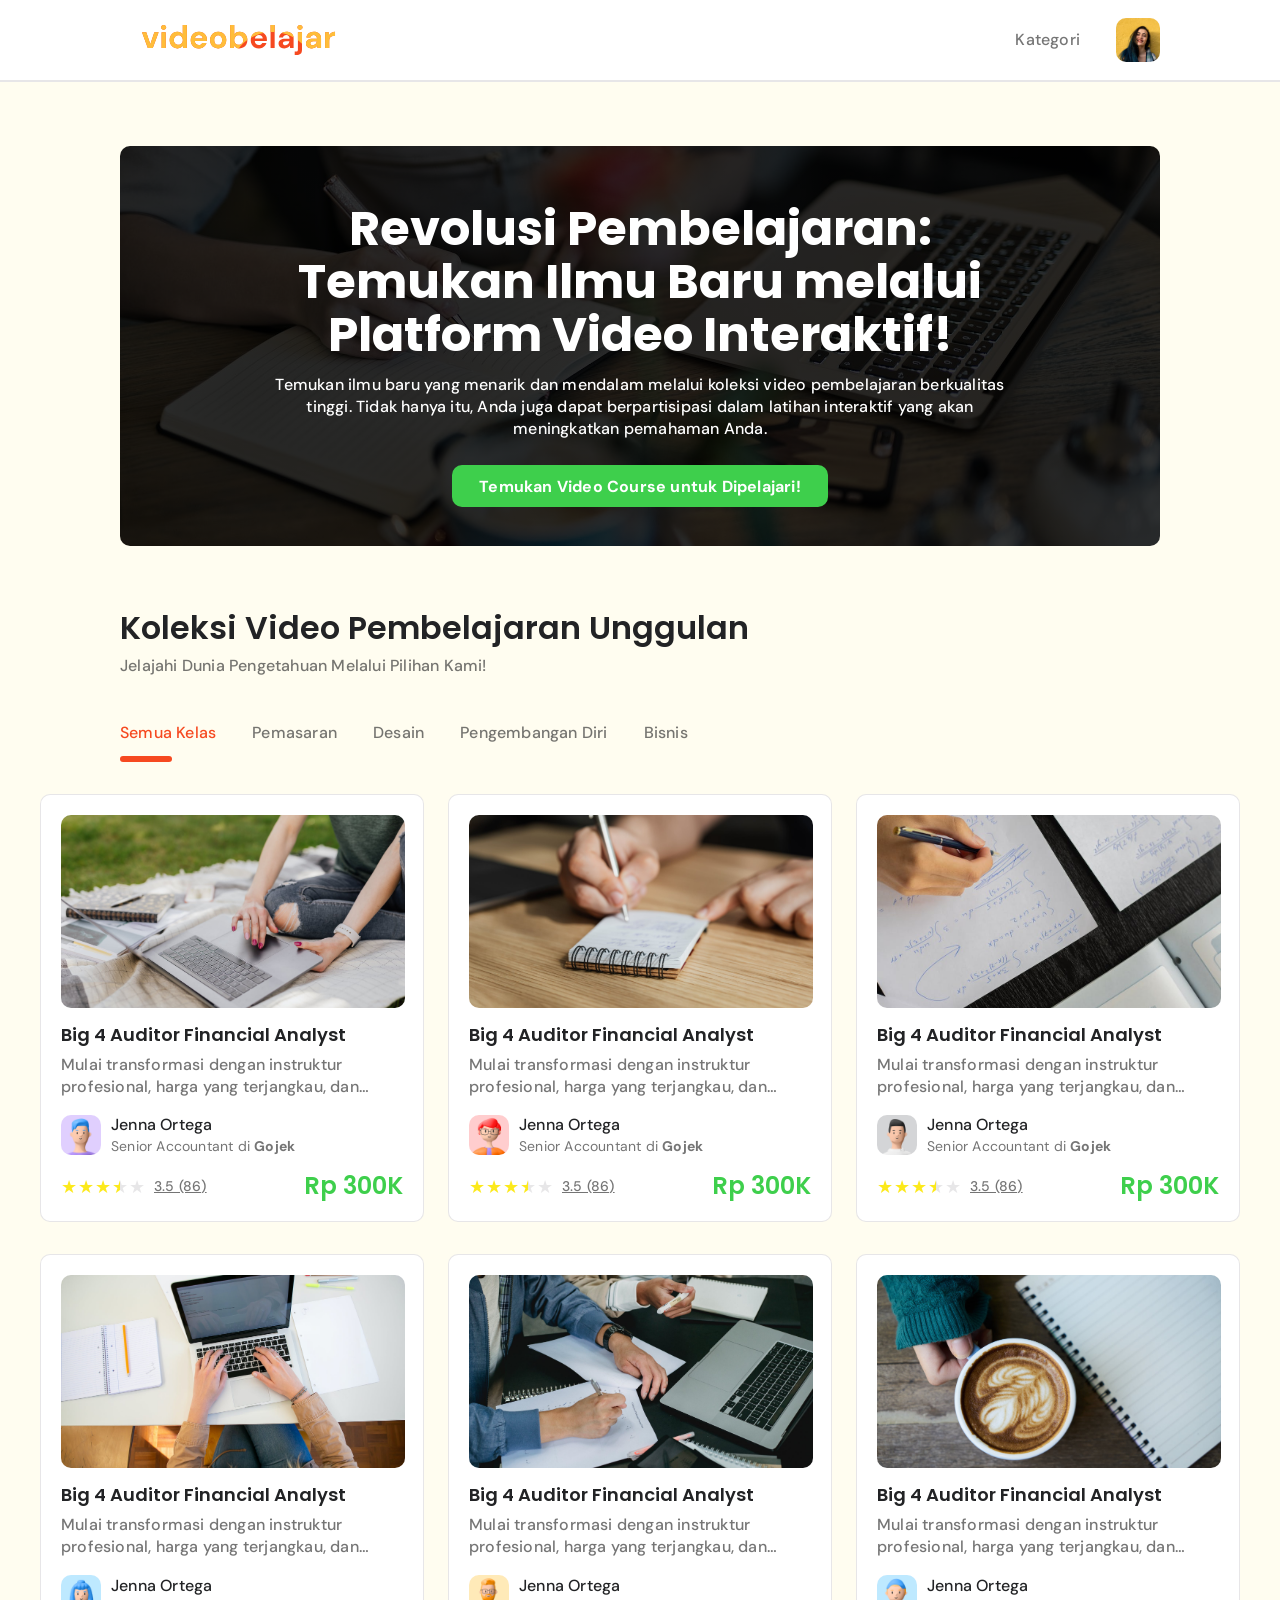
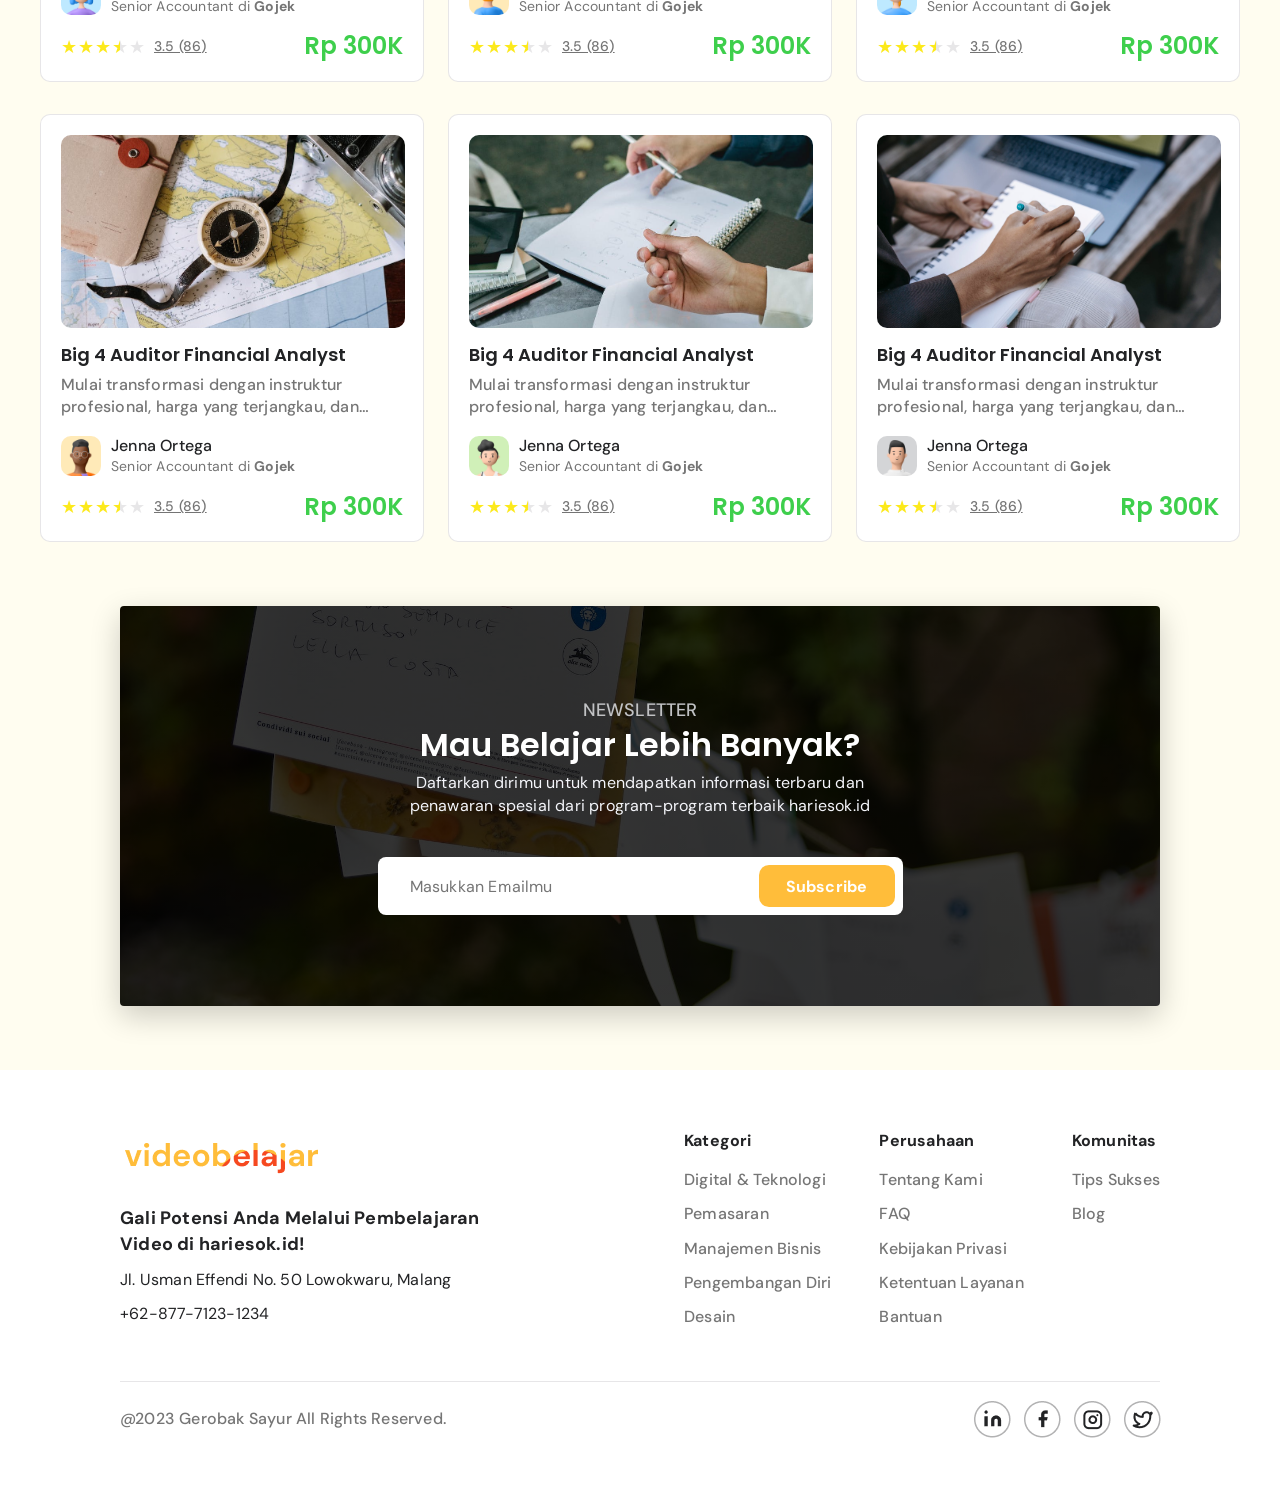
<file: index.html>
<!DOCTYPE html>
<html lang="en">

<head>
    <meta charset="UTF-8">
    <meta name="viewport" content="width=device-width, initial-scale=1.0">
    <title>videobelajar</title>
    <link rel="stylesheet" href="./styles/main.css">
    <link rel="stylesheet" href="./styles/index.css">
</head>

<body>
    <header class="site-header">
        <nav class="navbar">
            <div class="navbar-container">
                <a href="./index.html" class="navbar-logo">
                    <img src="images/logo-videobelajar.svg" alt="Logo videobelajar" class="logo-videobelajar">
                </a>
                <div class="navbar-menu">
                    <a href="#" class="navbar-link body-medium-medium">Kategori</a>
                    <a href="./pages/login.html" class="navbar-profile">
                        <img src="images/avatar.png" alt="" class="navbar-avatar">
                    </a>
                </div>
                <button type="button" class="navbar-toggle" aria-label="Buka menu">
                    <img src="images/dehaze.svg" alt="">
                </button>
            </div>
        </nav>
    </header>

    <main class="home-main">
        <!-- section hero -->
        <section class="hero-section">
            <div class="hero-title">
                <h1 class="heading-1">Revolusi Pembelajaran: Temukan Ilmu Baru melalui Platform Video Interaktif!</h1>
                <p class="body-medium-medium">Temukan ilmu baru yang menarik dan mendalam melalui koleksi video
                    pembelajaran berkualitas tinggi. Tidak hanya itu, Anda juga dapat berpartisipasi dalam latihan
                    interaktif yang akan meningkatkan pemahaman Anda.</p>
            </div>
            <a href="#" class="hero-button body-medium-bold btn-primary-contained">Temukan Video Course untuk
                Dipelajari!</a>
        </section>

        <!-- section card -->
        <section class="card-section">
            <header class="section-header">
                <h2 class="section-title heading-3">Koleksi Video Pembelajaran Unggulan</h2>
                <p class="section-subtitle body-medium-medium">Jelajahi Dunia Pengetahuan Melalui Pilihan Kami!</p>
            </header>
            <nav class="course-tabs body-medium-medium" aria-label="Kategori kelas">
                <ul>
                    <li><a href="#" aria-current="page">Semua Kelas</a></li>
                    <li><a href="#">Pemasaran</a></li>
                    <li><a href="#">Desain</a></li>
                    <li><a href="#">Pengembangan Diri</a></li>
                    <li><a href="#">Bisnis</a></li>
                </ul>
            </nav>
            <ul class="course-grid">
                <!-- card 1 -->
                <li>
                    <article class="course-card">
                        <img class="course-card-image" src="images/course-1.png" alt="">
                        <div class="course-card-body">
                            <h3 class="course-card-title heading-6"><a class="course-card-link" href="#">Big 4 Auditor
                                    Financial
                                    Analyst</a></h3>
                            <p class="course-card-desc body-medium-medium">Mulai transformasi dengan instruktur
                                profesional, harga yang terjangkau, dan kurikulum terbaik</p>
                        </div>
                        <div class="course-card-instructor">
                            <img class="course-card-avatar" src="images/avatar-1.png" alt="">
                            <div>
                                <p class="course-card-instructor-name body-medium-medium">Jenna Ortega</p>
                                <p class="course-card-instructor-role body-small-regular">Senior Accountant<span
                                        class="role-company"> di <span class="body-small-bold">Gojek</span></span></p>
                            </div>
                        </div>
                        <div class="course-card-footer">
                            <p class="course-card-rating">
                                <span class="rating-stars" style="--rating: 70%" role="img"
                                    aria-label="Rating 3,5 dari 5">★★★★★</span>
                                <span class="rating-count body-small-medium">3.5 (86)</span>
                            </p>
                            <p class="course-card-price heading-4">Rp 300K</p>
                        </div>
                    </article>
                </li>

                <!-- card 2 -->
                <li>
                    <article class="course-card">
                        <img class="course-card-image" src="images/course-2.png" alt="">
                        <div class="course-card-body">
                            <h3 class="course-card-title heading-6"><a class="course-card-link" href="#">Big 4 Auditor
                                    Financial
                                    Analyst</a></h3>
                            <p class="course-card-desc body-medium-medium">Mulai transformasi dengan instruktur
                                profesional, harga yang terjangkau, dan kurikulum terbaik</p>
                        </div>
                        <div class="course-card-instructor">
                            <img class="course-card-avatar" src="images/avatar-2.png" alt="">
                            <div>
                                <p class="course-card-instructor-name body-medium-medium">Jenna Ortega</p>
                                <p class="course-card-instructor-role body-small-regular">Senior Accountant<span
                                        class="role-company"> di <span class="body-small-bold">Gojek</span></span></p>
                            </div>
                        </div>
                        <div class="course-card-footer">
                            <p class="course-card-rating">
                                <span class="rating-stars" style="--rating: 70%" role="img"
                                    aria-label="Rating 3,5 dari 5">★★★★★</span>
                                <span class="rating-count body-small-medium">3.5 (86)</span>
                            </p>
                            <p class="course-card-price heading-4">Rp 300K</p>
                        </div>
                    </article>
                </li>

                <!-- card 3 -->
                <li>
                    <article class="course-card">
                        <img class="course-card-image" src="images/course-3.png" alt="">
                        <div class="course-card-body">
                            <h3 class="course-card-title heading-6"><a class="course-card-link" href="#">Big 4 Auditor
                                    Financial
                                    Analyst</a></h3>
                            <p class="course-card-desc body-medium-medium">Mulai transformasi dengan instruktur
                                profesional, harga yang terjangkau, dan kurikulum terbaik</p>
                        </div>
                        <div class="course-card-instructor">
                            <img class="course-card-avatar" src="images/avatar-3.png" alt="">
                            <div>
                                <p class="course-card-instructor-name body-medium-medium">Jenna Ortega</p>
                                <p class="course-card-instructor-role body-small-regular">Senior Accountant<span
                                        class="role-company"> di <span class="body-small-bold">Gojek</span></span></p>
                            </div>
                        </div>
                        <div class="course-card-footer">
                            <p class="course-card-rating">
                                <span class="rating-stars" style="--rating: 70%" role="img"
                                    aria-label="Rating 3,5 dari 5">★★★★★</span>
                                <span class="rating-count body-small-medium">3.5 (86)</span>
                            </p>
                            <p class="course-card-price heading-4">Rp 300K</p>
                        </div>
                    </article>
                </li>

                <!-- card 4 -->
                <li>
                    <article class="course-card">
                        <img class="course-card-image" src="images/course-4.png" alt="">
                        <div class="course-card-body">
                            <h3 class="course-card-title heading-6"><a class="course-card-link" href="#">Big 4 Auditor
                                    Financial
                                    Analyst</a></h3>
                            <p class="course-card-desc body-medium-medium">Mulai transformasi dengan instruktur
                                profesional, harga yang terjangkau, dan kurikulum terbaik</p>
                        </div>
                        <div class="course-card-instructor">
                            <img class="course-card-avatar" src="images/avatar-4.png" alt="">
                            <div>
                                <p class="course-card-instructor-name body-medium-medium">Jenna Ortega</p>
                                <p class="course-card-instructor-role body-small-regular">Senior Accountant<span
                                        class="role-company"> di <span class="body-small-bold">Gojek</span></span></p>
                            </div>
                        </div>
                        <div class="course-card-footer">
                            <p class="course-card-rating">
                                <span class="rating-stars" style="--rating: 70%" role="img"
                                    aria-label="Rating 3,5 dari 5">★★★★★</span>
                                <span class="rating-count body-small-medium">3.5 (86)</span>
                            </p>
                            <p class="course-card-price heading-4">Rp 300K</p>
                        </div>
                    </article>
                </li>

                <!-- card 5 -->
                <li>
                    <article class="course-card">
                        <img class="course-card-image" src="images/course-5.png" alt="">
                        <div class="course-card-body">
                            <h3 class="course-card-title heading-6"><a class="course-card-link" href="#">Big 4 Auditor
                                    Financial
                                    Analyst</a></h3>
                            <p class="course-card-desc body-medium-medium">Mulai transformasi dengan instruktur
                                profesional, harga yang terjangkau, dan kurikulum terbaik</p>
                        </div>
                        <div class="course-card-instructor">
                            <img class="course-card-avatar" src="images/avatar-5.png" alt="">
                            <div>
                                <p class="course-card-instructor-name body-medium-medium">Jenna Ortega</p>
                                <p class="course-card-instructor-role body-small-regular">Senior Accountant<span
                                        class="role-company"> di <span class="body-small-bold">Gojek</span></span></p>
                            </div>
                        </div>
                        <div class="course-card-footer">
                            <p class="course-card-rating">
                                <span class="rating-stars" style="--rating: 70%" role="img"
                                    aria-label="Rating 3,5 dari 5">★★★★★</span>
                                <span class="rating-count body-small-medium">3.5 (86)</span>
                            </p>
                            <p class="course-card-price heading-4">Rp 300K</p>
                        </div>
                    </article>
                </li>

                <!-- card 6 -->
                <li>
                    <article class="course-card">
                        <img class="course-card-image" src="images/course-6.png" alt="">
                        <div class="course-card-body">
                            <h3 class="course-card-title heading-6"><a class="course-card-link" href="#">Big 4 Auditor
                                    Financial
                                    Analyst</a></h3>
                            <p class="course-card-desc body-medium-medium">Mulai transformasi dengan instruktur
                                profesional, harga yang terjangkau, dan kurikulum terbaik</p>
                        </div>
                        <div class="course-card-instructor">
                            <img class="course-card-avatar" src="images/avatar-6.png" alt="">
                            <div>
                                <p class="course-card-instructor-name body-medium-medium">Jenna Ortega</p>
                                <p class="course-card-instructor-role body-small-regular">Senior Accountant<span
                                        class="role-company"> di <span class="body-small-bold">Gojek</span></span></p>
                            </div>
                        </div>
                        <div class="course-card-footer">
                            <p class="course-card-rating">
                                <span class="rating-stars" style="--rating: 70%" role="img"
                                    aria-label="Rating 3,5 dari 5">★★★★★</span>
                                <span class="rating-count body-small-medium">3.5 (86)</span>
                            </p>
                            <p class="course-card-price heading-4">Rp 300K</p>
                        </div>
                    </article>
                </li>

                <!-- card 7 -->
                <li>
                    <article class="course-card">
                        <img class="course-card-image" src="images/course-7.png" alt="">
                        <div class="course-card-body">
                            <h3 class="course-card-title heading-6"><a class="course-card-link" href="#">Big 4 Auditor
                                    Financial
                                    Analyst</a></h3>
                            <p class="course-card-desc body-medium-medium">Mulai transformasi dengan instruktur
                                profesional, harga yang terjangkau, dan kurikulum terbaik</p>
                        </div>
                        <div class="course-card-instructor">
                            <img class="course-card-avatar" src="images/avatar-7.png" alt="">
                            <div>
                                <p class="course-card-instructor-name body-medium-medium">Jenna Ortega</p>
                                <p class="course-card-instructor-role body-small-regular">Senior Accountant<span
                                        class="role-company"> di <span class="body-small-bold">Gojek</span></span></p>
                            </div>
                        </div>
                        <div class="course-card-footer">
                            <p class="course-card-rating">
                                <span class="rating-stars" style="--rating: 70%" role="img"
                                    aria-label="Rating 3,5 dari 5">★★★★★</span>
                                <span class="rating-count body-small-medium">3.5 (86)</span>
                            </p>
                            <p class="course-card-price heading-4">Rp 300K</p>
                        </div>
                    </article>
                </li>

                <!-- card 8 -->
                <li>
                    <article class="course-card">
                        <img class="course-card-image" src="images/course-8.png" alt="">
                        <div class="course-card-body">
                            <h3 class="course-card-title heading-6"><a class="course-card-link" href="#">Big 4 Auditor
                                    Financial
                                    Analyst</a></h3>
                            <p class="course-card-desc body-medium-medium">Mulai transformasi dengan instruktur
                                profesional, harga yang terjangkau, dan kurikulum terbaik</p>
                        </div>
                        <div class="course-card-instructor">
                            <img class="course-card-avatar" src="images/avatar-8.png" alt="">
                            <div>
                                <p class="course-card-instructor-name body-medium-medium">Jenna Ortega</p>
                                <p class="course-card-instructor-role body-small-regular">Senior Accountant<span
                                        class="role-company"> di <span class="body-small-bold">Gojek</span></span></p>
                            </div>
                        </div>
                        <div class="course-card-footer">
                            <p class="course-card-rating">
                                <span class="rating-stars" style="--rating: 70%" role="img"
                                    aria-label="Rating 3,5 dari 5">★★★★★</span>
                                <span class="rating-count body-small-medium">3.5 (86)</span>
                            </p>
                            <p class="course-card-price heading-4">Rp 300K</p>
                        </div>
                    </article>
                </li>

                <!-- card 9 -->
                <li>
                    <article class="course-card">
                        <img class="course-card-image" src="images/course-9.png" alt="">
                        <div class="course-card-body">
                            <h3 class="course-card-title heading-6"><a class="course-card-link" href="#">Big 4 Auditor
                                    Financial
                                    Analyst</a></h3>
                            <p class="course-card-desc body-medium-medium">Mulai transformasi dengan instruktur
                                profesional, harga yang terjangkau, dan kurikulum terbaik</p>
                        </div>
                        <div class="course-card-instructor">
                            <img class="course-card-avatar" src="images/avatar-3.png" alt="">
                            <div>
                                <p class="course-card-instructor-name body-medium-medium">Jenna Ortega</p>
                                <p class="course-card-instructor-role body-small-regular">Senior Accountant<span
                                        class="role-company"> di <span class="body-small-bold">Gojek</span></span></p>
                            </div>
                        </div>
                        <div class="course-card-footer">
                            <p class="course-card-rating">
                                <span class="rating-stars" style="--rating: 70%" role="img"
                                    aria-label="Rating 3,5 dari 5">★★★★★</span>
                                <span class="rating-count body-small-medium">3.5 (86)</span>
                            </p>
                            <p class="course-card-price heading-4">Rp 300K</p>
                        </div>
                    </article>
                </li>
            </ul>
        </section>

        <!-- section cta -->
        <section class="newsletter" aria-labelledby="newsletter-title">
            <div class="newsletter-header">
                <p class="newsletter-label body-large-medium">NEWSLETTER</p>
                <div class="newsletter-body">
                    <h2 class="newsletter-title heading-3" id="newsletter-title">Mau Belajar Lebih Banyak?</h2>
                    <p class="newsletter-text body-medium-regular">Daftarkan dirimu untuk mendapatkan informasi terbaru
                        dan
                        penawaran spesial dari
                        program-program terbaik hariesok.id</p>
                </div>
            </div>

            <form class="newsletter-form" action="#" method="post">
                <label for="newsletter-email" class="visually-hidden">Alamat e-mail</label>
                <input class="newsletter-input body-medium-regular" type="email" id="newsletter-email" name="email"
                    placeholder="Masukkan Emailmu" autocomplete="email" required>
                <button class="btn-secondary-contained body-medium-bold" type="submit">Subscribe</button>
            </form>
        </section>
    </main>

    <footer class="site-footer">
        <div class="footer-container">
            <div class="footer-brand">
                <a href="#" class="footer-logo"><img src="images/logo-videobelajar-footer.png" alt=""></a>
                <div class="footer-info">
                    <p class="body-large-bold">Gali Potensi Anda Melalui Pembelajaran<br>Video di hariesok.id!</p>
                    <address class="brand-address body-medium-regular">
                        <p>Jl. Usman Effendi No. 50 Lowokwaru, Malang</p>
                        <p>+62-877-7123-1234</p>
                    </address>
                </div>

            </div>

            <div class="footer-links-group body-medium-medium">
                <!-- Kolom 1: Kategori -->
                <div class="footer-column">
                    <h3 class="footer-heading body-medium-bold">Kategori</h3>
                    <ul>
                        <li><a href="#">Digital & Teknologi</a></li>
                        <li><a href="#">Pemasaran</a></li>
                        <li><a href="#">Manajemen Bisnis</a></li>
                        <li><a href="#">Pengembangan Diri</a></li>
                        <li><a href="#">Desain</a></li>
                    </ul>
                </div>

                <!-- Kolom 2: Perusahaan -->
                <div class="footer-column">
                    <h3 class="footer-heading body-medium-bold">Perusahaan</h3>
                    <ul>
                        <li><a href="#">Tentang Kami</a></li>
                        <li><a href="#">FAQ</a></li>
                        <li><a href="#">Kebijakan Privasi</a></li>
                        <li><a href="#">Ketentuan Layanan</a></li>
                        <li><a href="#">Bantuan</a></li>
                    </ul>
                </div>

                <!-- Kolom 3: Komunitas -->
                <div class="footer-column">
                    <h3 class="footer-heading body-medium-bold">Komunitas</h3>
                    <ul>
                        <li><a href="#">Tips Sukses</a></li>
                        <li><a href="#">Blog</a></li>
                    </ul>
                </div>
            </div>
        </div>

        <!-- Garis Pembatas & Bagian Bawah Footer -->
        <div class="footer-divider">
        </div>
        <div class="footer-bottom">
            <p class="footer-copyright body-medium-medium">@2023 Gerobak Sayur All Rights Reserved.</p>
            <div class="footer-socials">
                <a href="#" aria-label="LinkedIn"><img src="images/logo-linkedin.png" alt="Logo LinkedIn"></a>
                <a href="#" aria-label="Facebook"><img src="images/logo-fb.png" alt="Logo Facebook"></a>
                <a href="#" aria-label="Instagram"><img src="images/logo-ig.png" alt="Logo Instagram"></a>
                <a href="#" aria-label="Twitter"><img src="images/logo-twitter.png" alt="Logo Twitter"></a>
            </div>
        </div>
    </footer>




</body>

</html>
</file>
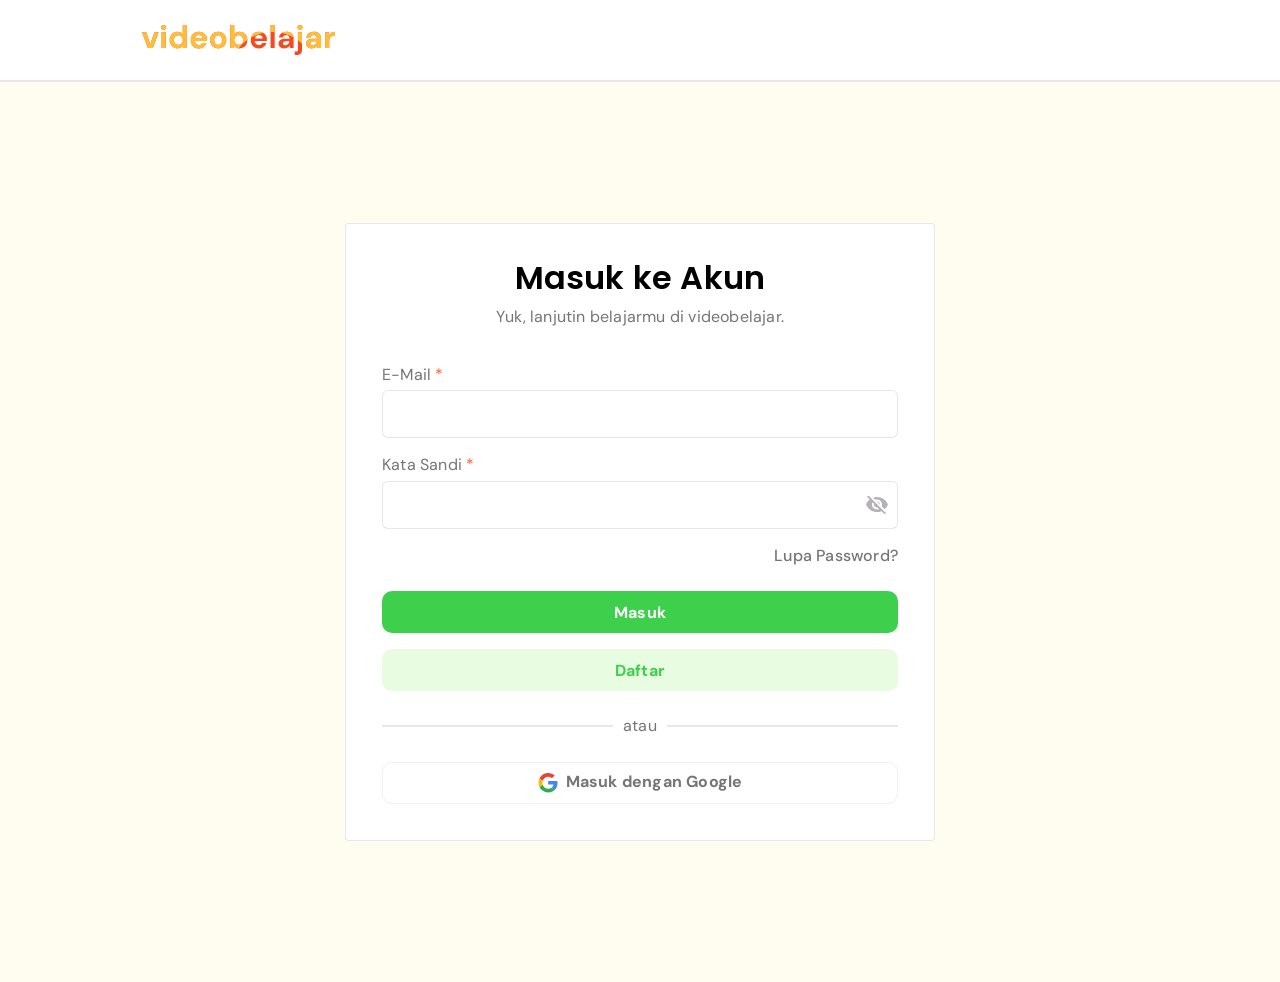
<file: pages/login.html>
<!DOCTYPE html>
<html lang="en">

<head>
    <meta charset="UTF-8">
    <meta name="viewport" content="width=device-width, initial-scale=1.0">
    <title>Login</title>
    <link rel="stylesheet" href="../styles/main.css">
    <link rel="stylesheet" href="../styles/auth.css">
</head>

<body>
    <header class="site-header">
        <nav class="navbar">
            <div class="navbar-container">
                <a href="../index.html" class="navbar-logo">
                    <img src="../images/logo-videobelajar.svg" alt="Logo videobelajar">
                </a>
            </div>
        </nav>
    </header>

    <main class="container">
        <div class="auth-container body-medium-regular">
            <div class="auth-header">
                <h1 class="heading-3">Masuk ke Akun</h1>
                <p>Yuk, lanjutin belajarmu di videobelajar.</p>
            </div>
            <form class="auth-form" action="">
                <div class="form-field-wrapper">
                    <div class="form-field">
                        <label for="email">E-Mail <span class="required">*</span></label>
                        <input class="input-text" type="email" name="email" id="email">
                    </div>
                    <div class="form-field">
                        <label for="password">Kata Sandi <span class="required">*</span></label>
                        <div class="password-wrapper">
                            <input class="input-text-password" type="password" name="password" id="password">
                            <span class="toggle-password"></span>
                        </div>
                    </div>
                    <div class="form-info-wrapper body-medium-medium">
                        <a href="#">Lupa Password?</a>
                    </div>
                </div>
                <div class="form-button-wrapper body-medium-bold">
                    <button class="btn-primary-contained">Masuk</button>
                    <a href="./register.html" class="btn-primary-shadow">Daftar</a>
                </div>
                <div class="form-divider">
                    <span>atau</span>
                </div>
                <div class="form-google-wrapper">
                    <button class="btn-unstyled btn-google body-medium-bold">
                        <img src="../images/logo-google.svg" alt="Google Icon" class="google-icon">
                        <span>Masuk dengan Google</span>
                    </button>
                </div>
            </form>
        </div>
    </main>
</body>

</html>
</file>
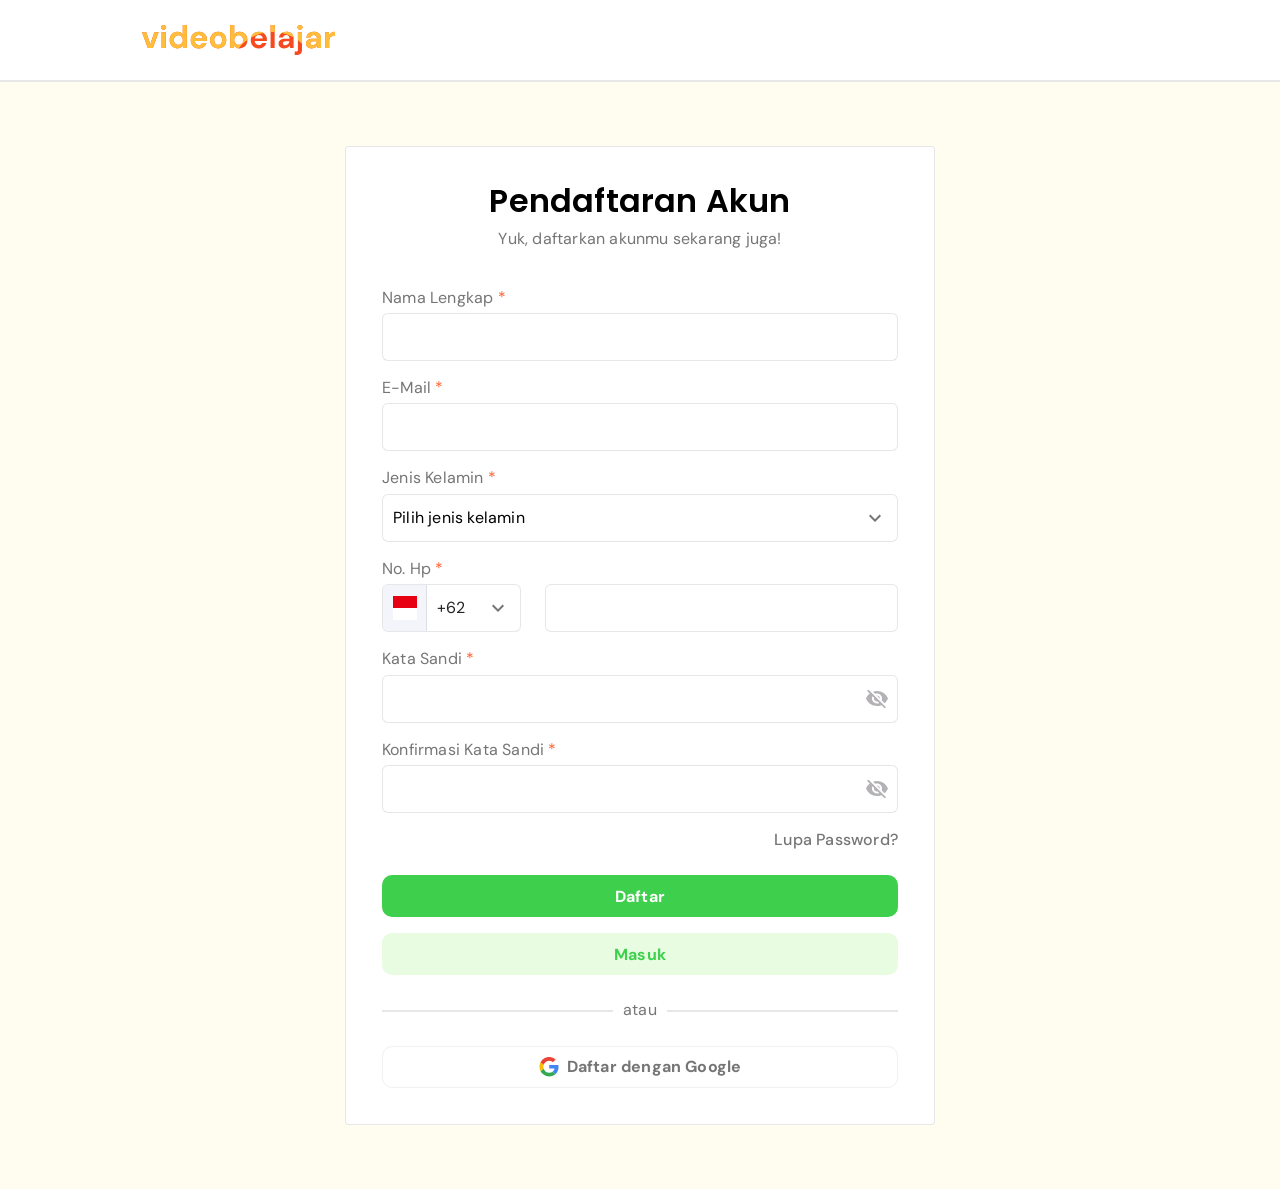
<file: pages/register.html>
<!DOCTYPE html>
<html lang="en">

<head>
    <meta charset="UTF-8">
    <meta name="viewport" content="width=device-width, initial-scale=1.0">
    <title>Register</title>
    <link rel="stylesheet" href="../styles/main.css">
    <link rel="stylesheet" href="../styles/auth.css">
</head>

<body>
    <header class="site-header">
        <nav class="navbar">
            <div class="navbar-container">
                <a href="../index.html" class="navbar-logo">
                    <img src="../images/logo-videobelajar.svg" alt="Logo videobelajar">
                </a>
            </div>
        </nav>
    </header>

    <main class="container">
        <div class="auth-container body-medium-regular">
            <div class="auth-header">
                <h1 class="heading-3">Pendaftaran Akun</h1>
                <p>Yuk, daftarkan akunmu sekarang juga!</p>
            </div>
            <form class="auth-form" action="">
                <div class="form-field-wrapper">
                    <div class="form-field">
                        <label for="name">Nama Lengkap <span class="required">*</span></label>
                        <input class="input-text" type="text" name="name" id="name">
                    </div>
                    <div class="form-field">
                        <label for="email">E-Mail <span class="required">*</span></label>
                        <input class="input-text" type="email" name="email" id="email">
                    </div>
                    <div class="form-field">
                        <label for="gender">Jenis Kelamin <span class="required">*</span></label>
                        <select class="select" name="gender" id="gender" required>
                            <option value="" disabled selected>Pilih jenis kelamin</option>
                            <option value="male">Pria</option>
                            <option value="female">Wanita</option>
                        </select>
                    </div>
                    <div class="form-field">
                        <label for="no-hp">No. Hp <span class="required">*</span></label>
                        <div class="form-phone">
                            <div class="country-code">
                                <span class="country-code-flag-box">
                                    <img id="country-flag" src="../images/logo-id.svg" alt="">
                                </span>
                                <select class="country-code-select" id="country-code" name="country-code">
                                    <option value="+62" data-flag="../images/logo-id.svg" selected>+62</option>
                                </select>
                            </div>
                            <input class="input-text" type="tel" inputmode="numeric" name="no-hp" id="no-hp"
                                autocomplete="tel-national" pattern="[0-9]{8,13}" minlength="8" maxlength="13"
                                title="Masukkan 8 sampai 13 angka, tanpa spasi atau huruf" required>
                        </div>
                    </div>
                    <div class="form-field">
                        <label for="password">Kata Sandi <span class="required">*</span>
                        </label>
                        <div class="password-wrapper">
                            <input class="input-text-password" type="password" name="password" id="password">
                            <span class="toggle-password"></span>
                        </div>
                    </div>
                    <div class="form-field">
                        <label for="confirm-password">Konfirmasi Kata Sandi <span class="required">*</span>
                        </label>
                        <div class="password-wrapper">
                            <input class="input-text-password" type="password" name="confirm-password"
                                id="confirm-password">
                            <span class="toggle-password"></span>
                        </div>
                    </div>
                    <div class="form-info-wrapper body-medium-medium">
                        <a href="#">Lupa Password?</a>
                    </div>
                </div>
                <div class="form-button-wrapper body-medium-bold">
                    <button class="btn-primary-contained">Daftar</button>
                    <a href="./login.html" class="btn-primary-shadow">Masuk</a>
                </div>
                <div class="form-divider">
                    <span>atau</span>
                </div>
                <div class="form-google-wrapper">
                    <button class="btn-unstyled btn-google body-medium-bold">
                        <img src="../images/logo-google.svg" alt="Google Icon" class="google-icon">
                        <span>Daftar dengan Google</span>
                    </button>
                </div>
            </form>
        </div>
    </main>
</body>

</html>
</file>
<file: styles/main.css>
@import url('https://fonts.googleapis.com/css2?family=DM+Sans:ital,opsz,wght@0,9..40,100..1000;1,9..40,100..1000&family=Poppins:ital,wght@0,100;0,200;0,300;0,400;0,500;0,600;0,700;0,800;0,900;1,100;1,200;1,300;1,400;1,500;1,600;1,700;1,800;1,900&display=swap');
@import url('./token.css');

* {
    margin: 0;
    padding: 0;
    box-sizing: border-box;
}

input, button, select {
    font-family: inherit;
    font-weight: inherit;
    font-size: inherit;
    line-height: inherit;
    letter-spacing: inherit;
}

a {
    color: inherit;
    text-decoration: none;
}

ul {
    list-style: none;
}

/* Heading Styles */
.heading-1 {
    font-family: 'Poppins';
    font-weight: 700;
    font-size: 48px;
    line-height: 110%;
    letter-spacing: 0%;
}

.heading-2 {
    font-family: 'Poppins';
    font-weight: 600;
    font-size: 40px;
    line-height: 110%;
    letter-spacing: 0%;
}

.heading-3 {
    font-family: 'Poppins';
    font-weight: 600;
    font-size: 32px;
    line-height: 110%;
    letter-spacing: 0%;
}

.heading-4 {
    font-family: 'Poppins';
    font-weight: 600;
    font-size: 24px;
    line-height: 120%;
    letter-spacing: 0%;
}

.heading-5 {
    font-family: 'Poppins';
    font-weight: 600;
    font-size: 20px;
    line-height: 120%;
    letter-spacing: 0%;
}

.heading-6 {
    font-family: 'Poppins';
    font-weight: 600;
    font-size: 18px;
    line-height: 120%;
    letter-spacing: 0%;
}

/* Body Styles */
.body-large-bold {
    font-family: 'DM Sans';
    font-weight: 700;
    font-size: 18px;
    line-height: 140%;
    letter-spacing: 0.2px;
}

.body-large-semibold {
    font-family: 'DM Sans';
    font-weight: 600;
    font-size: 18px;
    line-height: 140%;
    letter-spacing: 0.2px;
}

.body-large-medium {
    font-family: 'DM Sans';
    font-weight: 500;
    font-size: 18px;
    line-height: 140%;
    letter-spacing: 0.2px;
}

.body-large-regular {
    font-family: 'DM Sans';
    font-weight: 400;
    font-size: 18px;
    line-height: 140%;
    letter-spacing: 0.2px;
}

.body-medium-bold {
    font-family: 'DM Sans';
    font-weight: 700;
    font-size: 16px;
    line-height: 140%;
    letter-spacing: 0.2px;
}

.body-medium-semibold {
    font-family: 'DM Sans';
    font-weight: 600;
    font-size: 16px;
    line-height: 140%;
    letter-spacing: 0.2px;
}

.body-medium-medium {
    font-family: 'DM Sans';
    font-weight: 500;
    font-size: 16px;
    line-height: 140%;
    letter-spacing: 0.2px;
}

.body-medium-regular {
    font-family: 'DM Sans';
    font-weight: 400;
    font-size: 16px;
    line-height: 140%;
    letter-spacing: 0.2px;
}

.body-small-bold {
    font-family: 'DM Sans';
    font-weight: 700;
    font-size: 14px;
    line-height: 140%;
    letter-spacing: 0.2px;
}

.body-small-semibold {
    font-family: 'DM Sans';
    font-weight: 600;
    font-size: 14px;
    line-height: 140%;
    letter-spacing: 0.2px;
}

.body-small-medium {
    font-family: 'DM Sans';
    font-weight: 500;
    font-size: 14px;
    line-height: 140%;
    letter-spacing: 0.2px;
}

.body-small-regular {
    font-family: 'DM Sans';
    font-weight: 400;
    font-size: 14px;
    line-height: 140%;
    letter-spacing: 0.2px;
}

/* button */

.btn-primary-contained {
    height: 42px;
    padding-top: 10px;
    padding-right: 26px;
    padding-bottom: 10px;
    padding-left: 26px;
    border-radius: 10px;
    border: 1px solid transparent;
    background-color: var(--main-primary-default);
    color: var(--text-light-primary);
}

.btn-primary-shadow {
    height: 42px;
    padding-top: 10px;
    padding-right: 26px;
    padding-bottom: 10px;
    padding-left: 26px;
    border-radius: 10px;
    border: 1px solid transparent;
    background-color: var(--main-primary-100);
    color: var(--main-primary-default);
}

.btn-primary-outlined {
    height: 42px;
    padding-top: 10px;
    padding-right: 26px;
    padding-bottom: 10px;
    padding-left: 26px;
    border-radius: 10px;
    border-width: 1px;
    border-style: solid;
    border-color: var(--main-primary-default);
    background-color: transparent;
    color: var(--main-primary-default);
}

.btn-secondary-contained {
    height: 42px;
    padding-top: 10px;
    padding-right: 26px;
    padding-bottom: 10px;
    padding-left: 26px;
    border-radius: 10px;
    border: 1px solid transparent;
    background-color: var(--main-secondary-default);
    color: var(--text-light-primary);
}

.btn-secondary-shadow {
    height: 42px;
    padding-top: 10px;
    padding-right: 26px;
    padding-bottom: 10px;
    padding-left: 26px;
    border-radius: 10px;
    border: 1px solid transparent;
    background-color: var(--main-secondary-100);
    color: var(--main-secondary-default);
}

.btn-secondary-outlined {
    height: 42px;
    padding-top: 10px;
    padding-right: 26px;
    padding-bottom: 10px;
    padding-left: 26px;
    border-radius: 10px;
    border-width: 1px;
    border-style: solid;
    border-color: var(--main-secondary-default);
    background-color: transparent;
    color: var(--main-secondary-default);
}

.btn-unstyled {
    height: 42px;
    padding-top: 8px;
    padding-right: 26px;
    padding-bottom: 8px;
    padding-left: 26px;
    border-radius: 10px;
    border: 1px solid rgba(241, 241, 241, 1);
    background-color: transparent;
    color: var(--text-dark-primary);
}

.site-header {
    position: sticky;
    top: 0;
    z-index: 10;
    width: 100%;
    background-color: var(--other-primary-background);
    border-bottom: 1px solid var(--other-border);
}

.navbar {
    width: 100%;
    background-color: var(--other-primary-background);
    border-bottom: 1px solid var(--other-border);
}

.navbar-container {
    display: flex;
    justify-content: space-between;
    align-items: center;
    height: 80px;
    margin: 0 auto;
    padding: 12px 120px;
}

.navbar-logo {
    display: flex;
}

@media (max-width: 767px) {
    .navbar-container {
        height: 74px;
        padding: 16px 24px;
    }

    .navbar-logo img {
        width: 152px;
        height: auto;
    }
}
</file>
<file: styles/index.css>
/* ---------- Menu kanan navigasi ---------- */
.navbar-menu {
    display: flex;
    align-items: center;
    gap: 36px;
}

.navbar-link {
    color: var(--text-dark-secondary);
    text-decoration: none;
}

.navbar-link:hover {
    color: var(--text-dark-primary);
}

.navbar-profile {
    display: flex;
}

.navbar-avatar {
    width: 44px;
    height: 44px;
    border-radius: 10px;
    object-fit: cover;
}

/* ---------- Tombol hamburger: disembunyikan di desktop ---------- */
.navbar-toggle {
    display: none;
    padding: 0;
    border: 0;
    background: none;
    cursor: pointer;
}

.navbar-toggle img {
    display: block;
    width: 24px;
    height: 24px;
}

.home-main {
    display: flex;
    flex-direction: column;
    align-items: center;
    padding: 64px 120px;
    gap: 64px;
    background-color: var(--color-background);
}

/* section hero */

.hero-section {
    display: flex;
    flex-direction: column;
    align-items: center;
    justify-content: center;
    gap: 24px;

    width: 100%;
    max-width: 1200px;
    height: 400px;
    padding: 82px 140px 64px;
    border-radius: 10px;

    text-align: center;
    color: var(--text-light-primary);

    background:
        linear-gradient(rgba(0, 0, 0, 0.8), rgba(0, 0, 0, 0.8)),
        url("../images/hero-banner.png") center / cover no-repeat;
}

.hero-title {
    display: flex;
    flex-direction: column;
    align-items: center;
    justify-content: center;
    gap: 12px;
}

.hero-button {
    text-decoration: none;
}

/* section card */

.card-section {
    display: flex;
    flex-direction: column;
    justify-content: center;
    gap: 32px;
    width: 100%;
    max-width: 1200px;
    margin: 0 auto;
}

.section-header {
    display: flex;
    align-items: flex-start;
    flex-direction: column;
    width: 100%;
    gap: 10px;
}

.section-title {
    color: var(--text-dark-primary);
}

.section-subtitle {
    color: var(--text-dark-secondary);
}

/* ---------- Tab kategori ---------- */

.course-tabs ul {
    display: flex;
    gap: 36px;
    overflow-x: auto;
}

.course-tabs a {
    position: relative;
    display: block;
    flex-shrink: 0;
    padding: 12px 0 18px 0;
    white-space: nowrap;
    color: var(--text-dark-secondary);
}

.course-tabs a:hover {
    color: var(--main-tertiary-default);
}

/* tab aktif: warna aksen + garis bawah pendek */
.course-tabs a[aria-current="page"] {
    color: var(--main-tertiary-default);
}

.course-tabs a[aria-current="page"]::after {
    content: "";
    position: absolute;
    left: 0;
    bottom: 0;
    width: 52px;
    height: 6px;
    border-radius: 10px;
    background-color: var(--main-tertiary-default);
}

/* ---------- Grid kartu ---------- */
.course-grid {
    display: grid;
    grid-template-columns: repeat(3, 384px);
    justify-content: center;
    gap: 32px 24px;
}

/* ---------- Kartu ---------- */
.course-card {
    position: relative;
    /* acuan untuk tautan yang menutupi kartu */
    display: flex;
    flex-direction: column;
    gap: 16px;
    width: 384px;
    height: 100%;
    padding: 20px;
    border: 1px solid var(--other-border);
    border-radius: 10px;
    background-color: var(--other-primary-background);
}

.course-card-image {
    width: 344px;
    height: 193px;
    border-radius: 10px;
    object-fit: cover;
    background-color: var(--other-border);
}

.course-card-body {
    display: flex;
    flex-direction: column;
    gap: 8px;
}

.course-card-title {
    color: var(--text-dark-primary);
}

/* tautan judul diperluas menutupi seluruh kartu */
.course-card-link::after {
    content: "";
    position: absolute;
    inset: 0;
}

.course-card-link:focus-visible {
    outline: none;
}

/* batasi deskripsi maksimal 2 baris */
.course-card-desc {
    display: -webkit-box;
    -webkit-line-clamp: 2;
    line-clamp: 2;
    -webkit-box-orient: vertical;
    overflow: hidden;
    color: var(--text-dark-secondary);
    line-height: 1.4;
}

.course-card-instructor {
    display: flex;
    align-items: center;
    gap: 10px;
}

.course-card-avatar {
    flex-shrink: 0;
    width: 40px;
    height: 40px;
    border-radius: 10px;
    object-fit: cover;
    background-color: var(--other-base-background);
}

.course-card-instructor-name {
    color: var(--text-dark-primary);
}

.course-card-instructor-role {
    color: var(--text-dark-secondary);
}

.course-card-footer {
    display: flex;
    justify-content: space-between;
    margin-top: auto;
}

.course-card-rating {
    display: flex;
    align-items: center;
    gap: 8px;
}

/* bintang: teks ★ diberi gradasi dua warna sesuai nilai --rating */
.rating-stars {
    font-size: 18px;
    letter-spacing: 1px;
    line-height: 1;
    background: linear-gradient(90deg, var(--warning-default) var(--rating), var(--other-border) var(--rating));
    -webkit-background-clip: text;
    background-clip: text;
    -webkit-text-fill-color: transparent;
    color: transparent;
}

.rating-count {
    color: var(--text-dark-secondary);
    text-decoration: underline;
}

.course-card-price {
    color: var(--main-primary-default);
}

/* section cta */

.newsletter {
    display: flex;
    flex-direction: column;
    align-items: center;
    justify-content: center;
    width: 100%;
    max-width: 1200px;
    min-height: 400px;
    padding: 64px 140px;
    gap: 40px;
    border-radius: 4px;
    box-shadow: 0 10px 30px rgba(0, 0, 0, 0.2);

    text-align: center;
    color: var(--text-light-primary);

    background:
        linear-gradient(rgba(0, 0, 0, 0.8), rgba(0, 0, 0, 0.8)),
        url("../images/newsletter-banner.png") center / cover no-repeat;
}

.newsletter-header {
    display: flex;
    flex-direction: column;
    gap: 4px;
}

.newsletter-body {
    display: flex;
    flex-direction: column;
    gap: 10px;
}

.newsletter-label {
    color: var(--text-light-secondary);
}

.newsletter-title {
    color: var(--text-light-primary);
}

.newsletter-text {
    max-width: 525px;
    color: var(--other-base-background);
}

.newsletter-form {
    display: flex;
    align-items: center;
    gap: 8px;
    width: 100%;
    max-width: 525px;
    padding: 8px 8px 8px 32px;
    border-radius: 8px;
    background-color: var(--other-primary-background);
}

.visually-hidden {
    position: absolute;
    width: 1px;
    height: 1px;
    margin: -1px;
    padding: 0;
    overflow: hidden;
    clip: rect(0, 0, 0, 0);
    white-space: nowrap;
    border: 0;
}

.newsletter-input {
    flex: 1;
    min-width: 0;
    height: 42px;
    border: 0;
    outline: none;
    background: transparent;
    color: var(--text-dark-primary);
}

.newsletter-input::placeholder {
    color: var(--text-dark-secondary);
}

/* footer */

.site-footer {
    display: flex;
    flex-direction: column;
    width: 100%;
    background-color: var(--other-primary-background);
    padding: 60px 120px;
    gap: 20px;
}

.footer-container {
    max-width: 1200px;
    display: flex;
    justify-content: space-between;
    flex-wrap: wrap;
}

/* Kolom Kiri */
.footer-brand {
    display: flex;
    flex-direction: column;
    gap: 16px;
    color: var(--text-dark-primary);
}

.footer-info {
    display: flex;
    flex-direction: column;
    gap: 12px;
}

.brand-address {
    display: flex;
    flex-direction: column;
    gap: 12px;
    font-style: normal;
}

/* Kelompok Tautan Kanan */
.footer-links-group {
    display: flex;
    gap: 48px;
    flex-wrap: wrap;
    color: var(--text-dark-secondary);
}

.footer-column {
    display: flex;
    flex-direction: column;
    gap: 16px;
}

.footer-heading {
    color: var(--text-dark-primary);
}

.footer-column ul {
    list-style: none;
    padding: 0;
    margin: 0;
    display: flex;
    flex-direction: column;
    gap: 12px;
}

.footer-column a {
    text-decoration: none;
    color: var(--text-dark-secondary);
    transition: color 0.2s;
}

.footer-column a:hover {
    color: var(--main-tertiary-default);
}

/* Bagian Bawah (Copyright & Social Media) */
.footer-divider {
    max-width: 1200px;
    padding-top: 32px;
    border-bottom: 1px solid var(--other-border);
}

.footer-bottom {
    display: flex;
    justify-content: space-between;
    align-items: center;
    flex-wrap: wrap;
}

.footer-copyright {
    color: var(--text-dark-secondary);
}

.footer-socials {
    display: flex;
    gap: 15px;
}

.footer-socials a {
    display: flex;
    align-items: center;
    justify-content: center;
    width: 35px;
    height: 35px;
    text-decoration: none;
}

@media (max-width: 767px) {

    /* ---------- Navbar: tampilkan hamburger, sembunyikan menu ---------- */
    .navbar-link,
    .navbar-profile {
        display: none;
    }

    .navbar-toggle {
        display: block;
    }

    /* ---------- Layout utama ---------- */
    .home-main {
        padding: 28px 20px;
        gap: 24px;
    }

    /* ---------- Hero ---------- */
    .hero-section {
        padding: 24px 20px;
        gap: 20px;
    }

    .hero-title h1 {
        font-size: 24px;
    }

    .hero-title p {
        font-size: 14px;
    }

    .hero-button {
        display: flex;
        align-items: center;
        justify-content: center;
        width: 100%;
        height: 40px;
        padding: 10px 7.5px;
        font-size: 14px;
        font-weight: 400;
        border: 0;
    }

    .card-section {
        gap: 24px;
    }

    .section-title {
        font-size: 24px;
    }

    .section-subtitle {
        font-size: 14px;
    }

    .course-tabs {
        font-size: 14px;
    }

    .course-grid {
        grid-template-columns: 1fr;
        gap: 20px;
    }

    .course-card {
        display: grid;
        grid-template-columns: 82px 1fr;
        grid-template-areas:
            "image body"
            "image instructor"
            "footer footer";
        column-gap: 12px;
        row-gap: 8px;
        width: 100%;
        padding: 16px;
    }

    .course-card-image {
        grid-area: image;
        max-width: 82px;
        max-height: 82px;
    }

    .course-card-body {
        grid-area: body;
        gap: 4px;
    }

    .course-card-title {
        font-size: 16px;
    }

    .course-card-desc {
        display: none;
    }

    .course-card-instructor {
        grid-area: instructor;
        gap: 8px;
        min-width: 0;
    }

    .course-card-avatar {
        width: 32px;
        height: 32px;
    }

    .course-card-instructor-name {
        font-size: 14px;
    }

    .course-card-instructor-role {
        font-size: 12px;
        white-space: nowrap;
        overflow: hidden;
        text-overflow: ellipsis;
    }

    .course-card-footer {
        grid-area: footer;
        margin-top: 0;
    }

    .rating-count {
        font-size: 12px;
    }

    .course-card-price {
        font-size: 20px;
    }

    /* ---------- Newsletter ---------- */
    .newsletter {
        padding: 0px 20px;
        gap: 24px;
    }

    .newsletter-label {
        font-size: 16px;
    }

    .newsletter-title {
        font-size: 24px;
    }

    .newsletter-text {
        font-size: 14px;
    }

    .newsletter-form {
        flex-direction: column;
        gap: 12px;
        padding: 0;
        background: transparent;
    }

    .newsletter-input {
        flex: none;
        width: 100%;
        height: 48px;
        padding: 0 16px;
        border-radius: 8px;
        background-color: var(--other-primary-background);
        text-align: center;
        font-size: 14px;
    }

    .newsletter-form button {
        width: 100%;
        font-size: 14px;
    }

    /* ---------- Footer ---------- */
    .site-footer {
        padding: 20px;
        gap: 16px;
    }

    .footer-container {
        gap: 16px;
    }

    .footer-logo img {
        max-width: 170px;
    }

    .footer-info {
        gap: 8px;
    }

    .footer-info p {
        font-size: 14px;
    }

    .brand-address {
        gap: 8px;
    }

    .footer-links-group {
        flex-direction: column;
        flex-wrap: nowrap;
        gap: 12px;
        width: 100%;
    }

    .footer-column {
        gap: 12px;
    }

    /* judul kolom jadi baris dengan panah ke kanan */
    .footer-heading {
        display: flex;
        align-items: center;
        justify-content: space-between;
        padding-right: 10px;
    }

    .footer-heading::after {
        content: "";
        width: 6px;
        height: 6px;
        border-top: 2px solid var(--text-dark-secondary);
        border-right: 2px solid var(--text-dark-secondary);
        transform: rotate(45deg);
    }

    .footer-column ul {
        display: none;
    }

    .footer-divider {
        padding-top: 0px;
    }

    .footer-bottom {
        flex-direction: column-reverse;
        align-items: flex-start;
        gap: 12px;
    }

    .role-company {
        display: none;
    }
}
</file>
<file: styles/auth.css>
.container {
    width: 100%;
    min-height: 100vh;
    padding: 64px 120px;
    background-color: var(--color-background);
    display: flex;
    justify-content: center;
    align-items: center;
}

.auth-container {
    width: 590px;
    height: fit-content;
    border-radius: 4px;
    border: 1px solid var(--other-border);
    padding: 36px;
    gap: 36px;
    background-color: var(--text-light-primary);
    display: flex;
    flex-direction: column;
    align-items: center;
}

.auth-header {
    display: flex;
    flex-direction: column;
    align-items: center;
    gap: 10px;
}

.auth-header p {
    color: var(--text-dark-secondary);
}

.auth-form {
    display: flex;
    flex-direction: column;
    width: 100%;
    gap: 24px;
}

.form-field-wrapper {
    display: flex;
    flex-direction: column;
    gap: 16px;
}

.form-field {
    display: flex;
    flex-direction: column;
    color: var(--text-dark-secondary);
    gap: 4px;
}

.select {
    width: 100%;
    height: 48px;
    padding: 0 48px 0 10px;
    border: 1px solid var(--other-border);
    border-radius: 6px;
    cursor: pointer;
    appearance: none;
    -webkit-appearance: none;
    background: url("../images/icon-arrow-down.svg") no-repeat right 10px center / 24px 24px;
}

.form-phone {
    display: flex;
    flex-direction: row;
    gap: 24px;
}

.country-code {
    display: flex;
    align-items: stretch;
    width: auto;
    height: 48px;
    border: 1px solid var(--other-border);
    border-radius: 6px;
    background: var(--other-primary-background);
}

.country-code-flag-box {
    display: flex;
    align-items: center;
    justify-content: center;
    width: 44px;
    background: var(--other-base-background);
    border-right: 1px solid var(--other-border);
    border-top-left-radius: 5px;
    border-bottom-left-radius: 5px;
}

.country-code-select {
    flex: 1;
    min-width: 0;
    height: 100%;
    padding: 0 54px 0 10px;
    border: 0;
    outline: none;
    background: transparent url("../images/icon-arrow-down.svg") no-repeat right 10px center / 24px 24px;
    color: var(--text-dark-primary);
    cursor: pointer;
    appearance: none;
    -webkit-appearance: none;
}

.password-wrapper {
    position: relative;
    width: 100%;
}

.toggle-password {
    position: absolute;
    right: 10px;
    top: 50%;
    transform: translateY(-50%);
    width: 22px;
    height: 19px;
    cursor: pointer;
    background-color: var(--text-dark-disabled);
    -webkit-mask: url('../images/logo-eyeoff.svg') no-repeat center;
    mask: url('../images/logo-eyeoff.svg') no-repeat center;
    -webkit-mask-size: contain;
    mask-size: contain;
}

.input-text,
.input-text-password {
    width: 100%;
    height: 48px;
    border-radius: 6px;
    border: 1px solid var(--other-border);
    padding: 4px 10px;
}

.input-text-password {
    padding-right: 40px;
}

.required {
    color: var(--error-default);
}

.form-info-wrapper a {
    display: flex;
    justify-content: flex-end;
    color: var(--text-dark-secondary);
}

.form-button-wrapper {
    display: flex;
    justify-content: center;
    flex-direction: column;
    gap: 16px;
}

.form-button-wrapper a {
    display: inline-flex;
    justify-content: center;
}

.form-divider {
    display: flex;
    align-items: center;
    text-align: center;
}

.form-divider::before,
.form-divider::after {
    content: '';
    flex: 1;
    border-bottom: 2px solid var(--other-border);
}

.form-divider span {
    padding: 0 10px;
    color: var(--text-dark-secondary);
}

.form-google-wrapper {
    display: flex;
    flex-direction: column;
}

.form-google-wrapper span {
    color: var(--text-dark-secondary);
}

.btn-google {
    display: flex;
    align-items: center;
    justify-content: center;
    gap: 8px;
    width: 100%;
}

.google-icon {
    width: 20px;
    height: 20px;
}

@media (max-width: 767px) {
    .container {
        align-items: flex-start;
        padding: 28px 20px;
    }

    .auth-container {
        width: 100%;
        padding: 20px;
        gap: 20px;
    }

    .auth-header h1 {
        font-size: 24px;
    }

    .auth-header p {
        font-size: 14px;
    }

    .auth-form {
        font-size: 14px;
        gap: 20px;
    }

    .form-field-wrapper {
        gap: 12px;
    }

    .form-info-wrapper a {
        font-size: 14px;
    }

    .form-button-wrapper button {
        display: flex;
        align-items: center;
        justify-content: center;
        width: 100%;
        height: 34px;
        font-size: 14px;
    }

    .form-button-wrapper a {
        display: flex;
        align-items: center;
        justify-content: center;
        width: 100%;
        height: 34px;
        font-size: 14px;
    }

    .form-google-wrapper button {
        display: flex;
        align-items: center;
        justify-content: center;
        width: 100%;
        height: 34px;
        font-size: 14px;
    }

    .form-phone {
        gap: 12px;
    }

    .country-code {
        flex-shrink: 0;
    }
}
</file>
